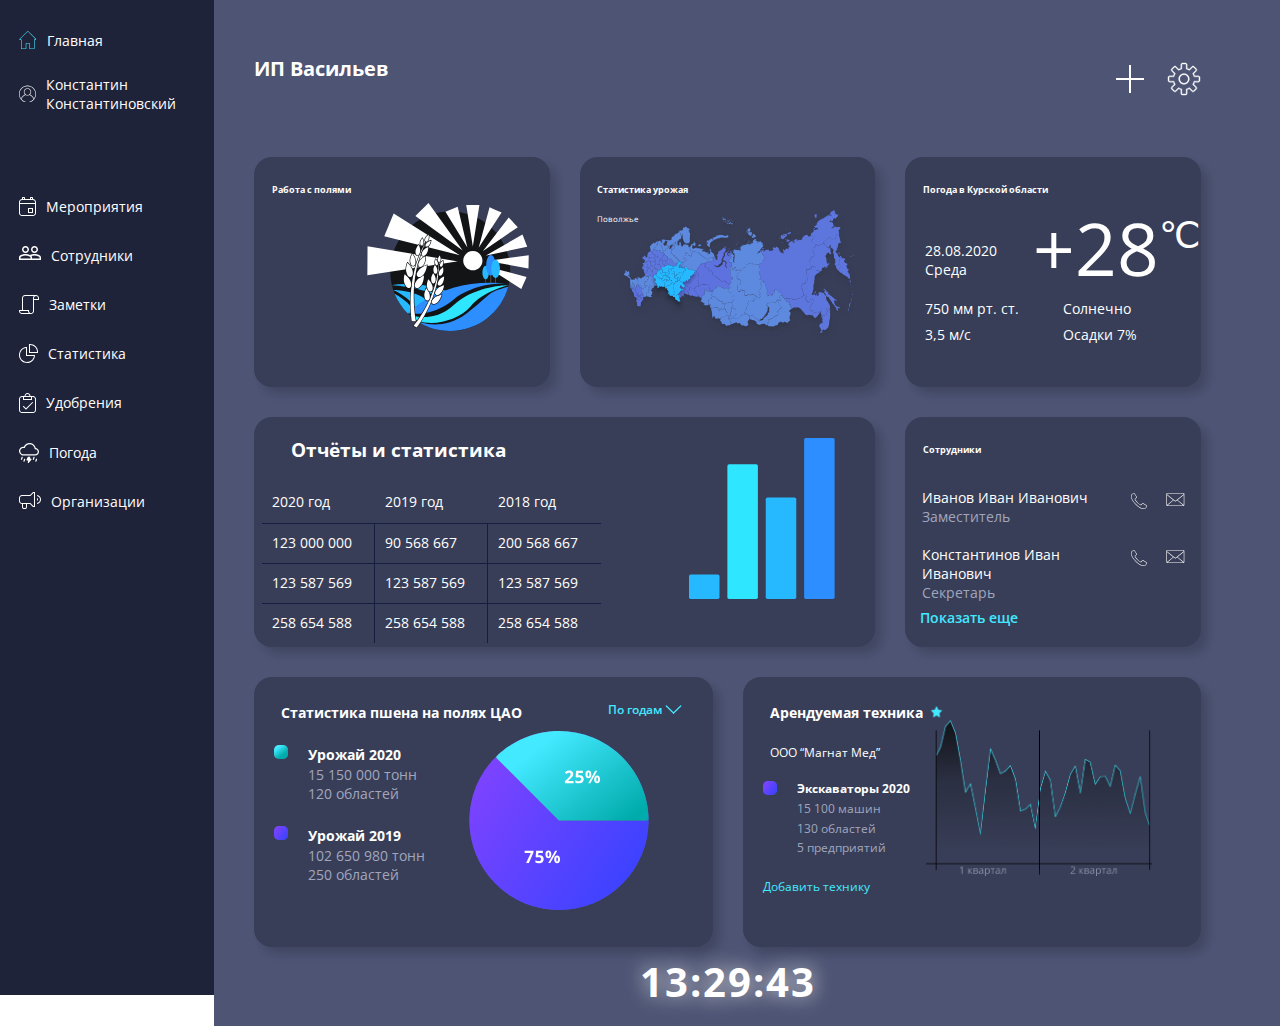
<file: index.html>
<!DOCTYPE html>
<html lang="en">

<head>
  <meta charset="UTF-8">
  <meta http-equiv="X-UA-Compatible" content="IE=edge">
  <meta name="viewport" content="width=device-width, initial-scale=1.0">
  <link rel="stylesheet" href="css/style.css">
  <title>Kartoteka</title>
</head>

<body>
  <div class="wrapper">
    <div class="container">
      <input type="checkbox" id="nav-toggle" hidden>
      <nav class="nav">
        <label for="nav-toggle" class="nav-toggle" onclick></label>
        <ul class="nav__main-menu">
          <li><a href="/index.html">Главная</a></li>
          <li>
            <div>Константин<br>Константиновский</div>
          </li>
        </ul>
        <ul class="nav__menu">
          <li><a href="/events.html">Мероприятия</a></li>
          <li><a href="#">Сотрудники</a></li>
          <li><a href="#">Заметки</a></li>
          <li><a href="#">Статистика</a></li>
          <li><a href="#">Удобрения</a></li>
          <li><a href="#">Погода</a></li>
          <li><a href="#">Организации</a></li>
        </ul>
      </nav>
      <section class="sidebar">
        <nav class="sidebar__nav">
          <ul class="sidebar__nav-main-menu">
            <li><a href="#">Главная</a></li>
            <li>
              <div>Константин<br> Константиновский</div>
            </li>
          </ul>
          <ul class="sidebar__nav-menu">
            <li><a href="#">Мероприятия</a></li>
            <li><a href="#">Сотрудники</a></li>
            <li><a href="#">Заметки</a></li>
            <li><a href="#">Статистика</a></li>
            <li><a href="#">Удобрения</a></li>
            <li><a href="#">Погода</a></li>
            <li><a href="#">Организации</a></li>
          </ul>
        </nav>
      </section>
      <section class="content">
        <div class="content__wrap">
          <div class="content__header">
            <div class="content__header-left">
              <h1>ИП Васильев</h1>
            </div>
            <div class="content__header-right">
              <div class="close"></div>
              <img src="img/gear.svg" alt="">
            </div>
          </div>

          <div class="content__main">
            <div class="content__item item-1">
              <h2 class="content__title">Работа с полями</h2>
              <img src="img/field.svg" alt="Работа с полями">
            </div>
            <div class="content__item item-2">
              <h2 class="content__title">Статистика урожая</h2>
              <p>Поволжье</p>
              <img src="img/map.svg" alt="Статистика урожая">
            </div>
            <div class="content__item item-3">
              <h2 class="content__title">Погода в Курской области</h2>
              <div class="content__weather">
                <div class="content__weather-row1">
                  <div class="content__weather-date">28.08.2020<br>Среда</div>
                  <div class="content__weather-temperature">+28</div>
                  <div class="content__weater-sup">&#8451;</div>
                </div>
                <div class="content__weather-row2">
                  <p>750 мм рт. ст.</p>
                  <p>Солнечно</p>
                  <p>3,5 м/с</p>
                  <p>Осадки 7%</p>
                </div>
              </div>
            </div>
            <div class="content__item item-4">
              <h2 class="content__title">Отчёты и статистика</h2>
              <div class="content__repot-wrap">
                <div class="content__repot-table">
                  <div class="content__report-item item1">2020 год</div>
                  <div class="content__report-item item2">2019 год</div>
                  <div class="content__report-item item3">2018 год</div>
                  <div class="content__report-item item4">123 000 000</div>
                  <div class="content__report-item item5">90 568 667</div>
                  <div class="content__report-item item6">200 568 667</div>
                  <div class="content__report-item item7">123 587 569</div>
                  <div class="content__report-item item8">123 587 569</div>
                  <div class="content__report-item item9">123 587 569</div>
                  <div class="content__report-item item10">258 654 588</div>
                  <div class="content__report-item item11">258 654 588</div>
                  <div class="content__report-item item12">258 654 588 </div>
                </div>
              </div>

              <img src="img/chart.svg" alt="Отчёты и статистика">
            </div>
            <div class="content__item item-5">
              <h2 class="content__title">Сотрудники</h2>
              <div class="content__stuff">
                <div class="content__stuff-item item1">
                  <p>Иванов Иван Иванович<br><span>Заместитель</span></p>
                </div>
                <div class="content__stuff-item item2">
                  <img src="img/telephone.svg" alt="телефон">
                </div>
                <div class="content__stuff-item item3">
                  <img src="img/mail.svg" alt="почта">
                </div>
                <div class="content__stuff-item item4">
                  <p>Константинов Иван Иванович<br><span>Секретарь</span></p>
                </div>
                <div class="content__stuff-item item5"><img src="img/telephone.svg" alt="телефон"></div>
                <div class="content__stuff-item item6"><img src="img/mail.svg" alt="почта"></div>
              </div>
              <a href="#">Показать еще</a>
            </div>
            <div class="content__item item-6">
              <h2 class="content__title">Статистика пшена на полях ЦАО</h2>
              <div class="select">По годам <svg width="17" height="9" viewBox="0 0 17 9" fill="none"
                  xmlns="http://www.w3.org/2000/svg">
                  <path
                    d="M0.865222 0.498883C1.1074 0.254716 1.50166 0.253103 1.74582 0.49528L8.92971 7.62063C9.17387 7.8628 9.17549 8.25706 8.93331 8.50123C8.69113 8.7454 8.29687 8.74701 8.05271 8.50483L0.868824 1.37949C0.624658 1.13731 0.623045 0.743049 0.865222 0.498883Z"
                    fill="#43E8FF" />
                  <path
                    d="M16.162 0.498883C15.9198 0.254716 15.5256 0.253103 15.2814 0.49528L8.09752 7.62063C7.85335 7.8628 7.85174 8.25706 8.09392 8.50123C8.33609 8.7454 8.73035 8.74701 8.97452 8.50483L16.1584 1.37949C16.4026 1.13731 16.4042 0.743049 16.162 0.498883Z"
                    fill="#43E8FF" />
                </svg>
              </div>
              <div class="item-6__cont-1">
                <h3>Урожай 2020</h3>
                <p>15 150 000 тонн</p>
                <p>120 областей</p>
              </div>
              <div class="item-6__cont-2">
                <h3>Урожай 2019</h3>
                <p>102 650 980 тонн</p>
                <p>250 областей</p>
              </div>
              <img src="img/piechart.svg" alt="круговая диарамма">
            </div>
            <div class="content__item item-7">
              <h2 class="content__title">Арендуемая техника</h2>
              <div class="item7__content">
                <div class="item7__content-left">
                  <p class="content__subtitle">ООО “Магнат Мед”</p>
                  <div class="item-7__cont-1">
                    <h3>Экскаваторы 2020</h3>
                    <p>15 100 машин</p>
                    <p>130 областей</p>
                    <p>5 предприятий</p>
                  </div>
                  <a href="#">Добавить технику</a>
                </div>
                <div class="item7__content7-right">
                  <img src="img/chart1.png" alt="">
                </div>
              </div>
            </div>
          </div>
          <div class="timer">
            <p class="timer__time">00:00:00</p>
          </div>
        </div>
    </div>
    </section>
  </div>
  </div>
  <script src="js/script.js"></script>
</body>

</html>
</file>
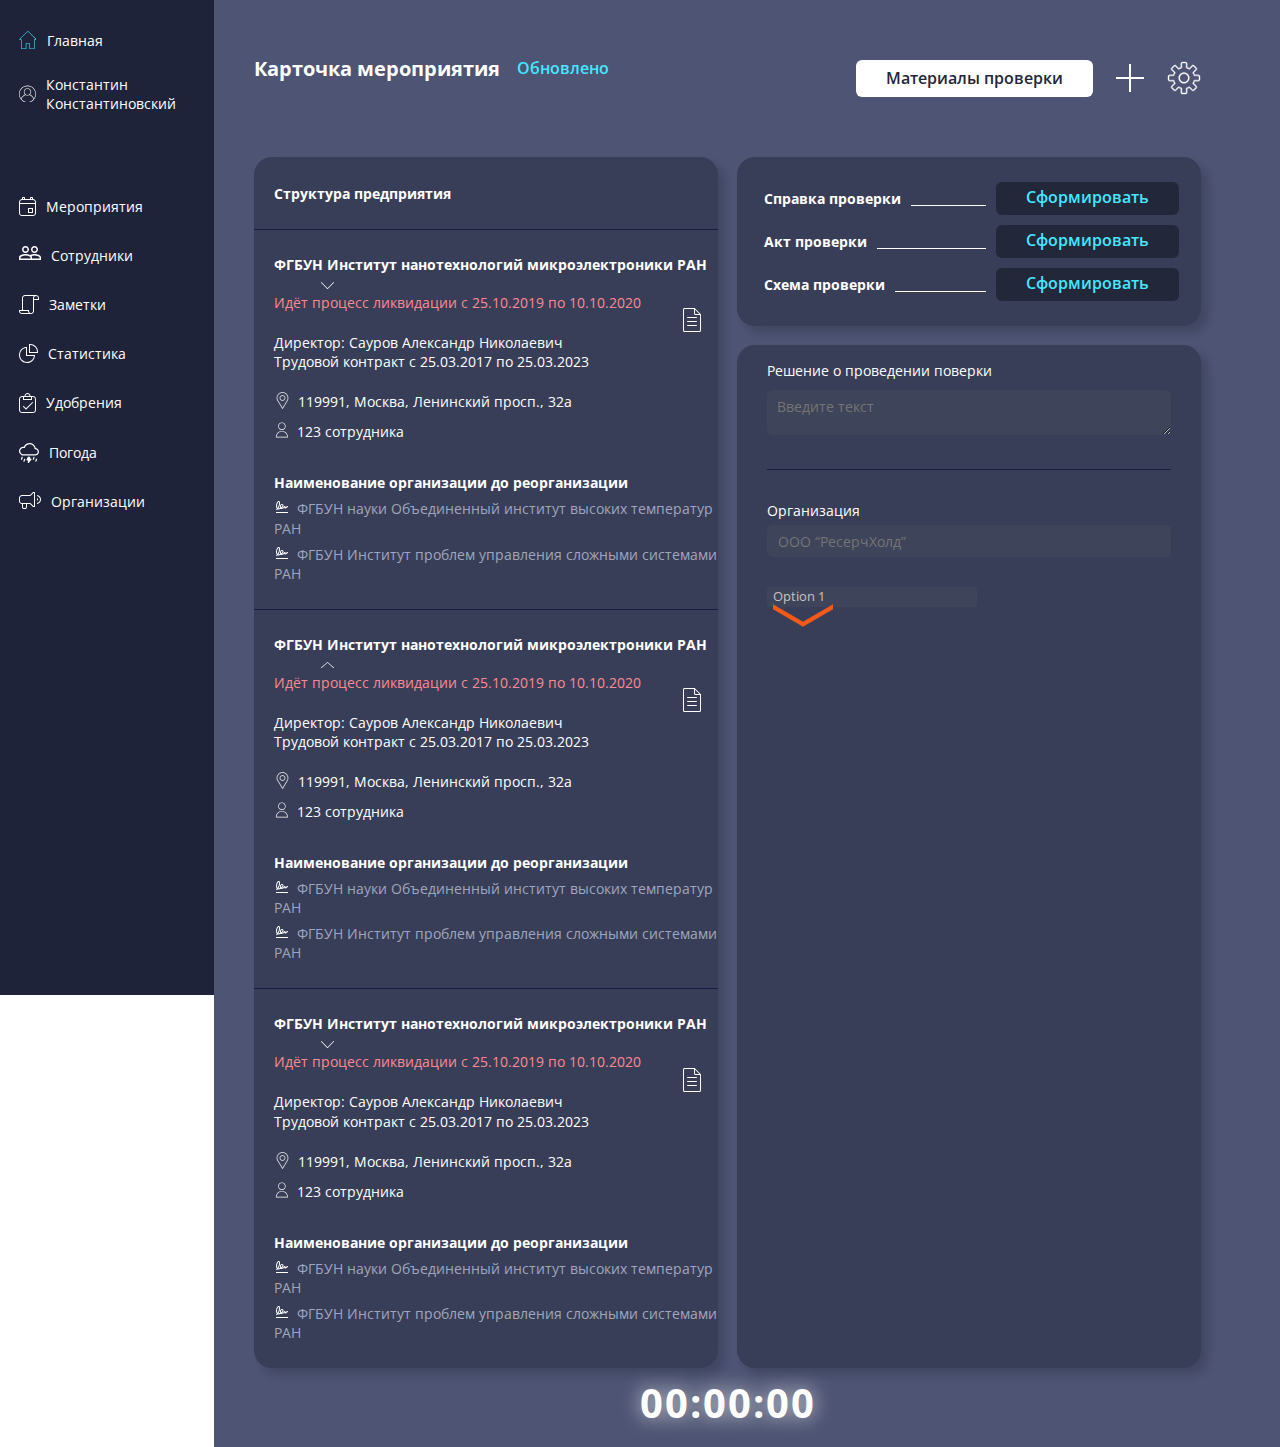
<file: events.html>
<!DOCTYPE html>
<html lang="en">

<head>
  <meta charset="UTF-8">
  <meta http-equiv="X-UA-Compatible" content="IE=edge">
  <meta name="viewport" content="width=device-width, initial-scale=1.0">
  <link rel="stylesheet" href="css/style.css">
  <title>Kartoteka</title>
</head>

<body>
  <div class="wrapper">
    <div class="container">
      <input type="checkbox" id="nav-toggle" hidden>
      <nav class="nav">
        <label for="nav-toggle" class="nav-toggle" onclick></label>
        <ul class="nav__main-menu">
          <li><a href="/index.html">Главная</a></li>
          <li>
            <div>Константин<br>Константиновский</div>
          </li>
        </ul>
        <ul class="nav__menu">
          <li><a href="#">Мероприятия</a></li>
          <li><a href="#">Сотрудники</a></li>
          <li><a href="#">Заметки</a></li>
          <li><a href="#">Статистика</a></li>
          <li><a href="#">Удобрения</a></li>
          <li><a href="#">Погода</a></li>
          <li><a href="#">Организации</a></li>
        </ul>
      </nav>
      <section class="sidebar">
        <nav class="sidebar__nav">
          <ul class="sidebar__nav-main-menu">
            <li><a href="/index.html">Главная</a></li>
            <li>
              <div>Константин<br> Константиновский</div>
            </li>
          </ul>
          <ul class="sidebar__nav-menu">
            <li><a href="/events.html">Мероприятия</a></li>
            <li><a href="#">Сотрудники</a></li>
            <li><a href="#">Заметки</a></li>
            <li><a href="#">Статистика</a></li>
            <li><a href="#">Удобрения</a></li>
            <li><a href="#">Погода</a></li>
            <li><a href="#">Организации</a></li>
          </ul>
        </nav>
      </section>
      <section class="content">
        <div class="content__wrap">
          <div class="content__header">
            <div class="content__header-left">
              <h1>Карточка мероприятия</h1>
              <p>Обновлено</p>
            </div>
            <div class="content__header-right">
              <a href="#">Материалы проверки</a>
              <div class="close"></div>
              <img src="img/gear.svg" alt="">
            </div>
          </div>

          <div class="events__content">
            <div class="event__content-left">
              <h3 class="event__content-header">Структура предприятия</h3>
              <div class="event__content-item">
                <div class="line"></div>
                <h3 class="item">ФГБУН Институт нанотехнологий микроэлектроники РАН</h3>
                <p>Идёт процесс ликвидации с 25.10.2019 по 10.10.2020</p>
                <p>Директор: Сауров Александр Николаевич</p>
                <p>Трудовой контракт с 25.03.2017 по 25.03.2023</p>
                <p>119991, Москва, Ленинский просп., 32а</p>
                <p>123 сотрудника</p>
                <div class="event__content-hiding">
                  <h3 class="hiding">Наименование организации до реорганизации</h3>
                  <p>ФГБУН науки Объединенный институт высоких температур РАН</p>
                  <p>ФГБУН Институт проблем управления сложными системами РАН</p>
                  <img src="./img/folder.svg" alt="папка">
                </div>
              </div>
              <div class="event__content-item event__content-item-active">
                <div class="line"></div>
                <h3 class="item item-active">ФГБУН Институт нанотехнологий микроэлектроники РАН</h3>
                <p>Идёт процесс ликвидации с 25.10.2019 по 10.10.2020</p>
                <p>Директор: Сауров Александр Николаевич</p>
                <p>Трудовой контракт с 25.03.2017 по 25.03.2023</p>
                <p>119991, Москва, Ленинский просп., 32а</p>
                <p>123 сотрудника</p>
                <div class="event__content-hiding">
                  <h3 class="hiding">Наименование организации до реорганизации</h3>
                  <p>ФГБУН науки Объединенный институт высоких температур РАН</p>
                  <p>ФГБУН Институт проблем управления сложными системами РАН</p>
                  <img src="./img/folder.svg" alt="папка">
                </div>
              </div>
              <div class="event__content-item">
                <div class="line"></div>
                <h3 class="item">ФГБУН Институт нанотехнологий микроэлектроники РАН</h3>
                <p>Идёт процесс ликвидации с 25.10.2019 по 10.10.2020</p>
                <p>Директор: Сауров Александр Николаевич</p>
                <p>Трудовой контракт с 25.03.2017 по 25.03.2023</p>
                <p>119991, Москва, Ленинский просп., 32а</p>
                <p>123 сотрудника</p>
                <div class="event__content-hiding">
                  <h3 class="hiding">Наименование организации до реорганизации</h3>
                  <p>ФГБУН науки Объединенный институт высоких температур РАН</p>
                  <p>ФГБУН Институт проблем управления сложными системами РАН</p>
                  <img src="./img/folder.svg" alt="папка">
                </div>
              </div>
            </div>
            <div class="event__content-right">
              <div class="event__right-1">
                <div class="event__right-row">
                  <h3>Справка проверки</h3>
                  <div class="linewhite"></div>
                  <div class="button">Сформировать</div>
                </div>
                <div class="event__right-row">
                  <h3>Акт проверки</h3>
                  <div class="linewhite"></div>
                  <div class="button">Сформировать</div>
                </div>
                <div class="event__right-row">
                  <h3>Схема проверки</h3>
                  <div class="linewhite"></div>
                  <div class="button">Сформировать</div>
                </div>
              </div>
              <div class="event__right-2">
                <form action="">
                  <div class="right2__textarea">
                    <label for="text">Решение о проведении поверки</label>
                    <textarea id="text" placeholder="Введите текст"></textarea>
                    <div class="line"></div>
                  </div>
                  <div class="right2__form">
                    <div class="right2__form-input">
                      <label for="org">Организация</label>
                      <input id="org" type="text" placeholder="ООО “РесерчХолд”">
                    </div>
                    <div class="right2__form-select">
                      <label for="standard-select">Standard Select</label>
                      <div class="select">
                        <select id="standard-select">
                          <option value="Option 1">Option 1</option>
                          <option value="Option 2">Option 2</option>
                          <option value="Option 3">Option 3</option>
                          <option value="Option 4">Option 4</option>
                          <option value="Option 5">Option 5</option>
                          <option value="Option length">Option that has too long of a value to fit</option>
                          <div class="d28"></div>
                        </select>
                      </div>
                    </div>
                    <!-- <label for="control">Вид проверки</label>
                    <select name="control" id="control">Плановая</select> -->
                    <div class="d28"></div>
                  </div>
                </form>
              </div>
            </div>
          </div>
          <div class="timer">
            <p class="timer__time">00:00:00</p>
          </div>
        </div>
    </div>
    </section>
  </div>
  </div>
  <script src="js/accordion.js"></script>
  <!-- <script src="js/script.js"></script> -->
</body>

</html>
</file>
<file: css/style.css>
@charset "UTF-8";
@import url("https://fonts.googleapis.com/css2?family=Open+Sans:wght@400;600;700&display=swap");
/**
 * Сброс стилей
 **/
html, body, div, span, applet, object, iframe,
h1, h2, h3, h4, h5, h6, p, blockquote, pre,
a, abbr, acronym, address, big, cite, code,
del, dfn, em, img, ins, kbd, q, s, samp,
small, strike, strong, sub, sup, tt, var,
b, u, i, center,
dl, dt, dd, ol, ul, li,
fieldset, form, label, legend,
table, caption, tbody, tfoot, thead, tr, th, td,
article, aside, canvas, details, embed,
figure, figcaption, footer, header, hgroup,
menu, nav, output, ruby, section, summary,
time, mark, audio, video {
  margin: 0;
  padding: 0;
  border: 0;
  font-size: 100%;
  vertical-align: baseline;
}

article, aside, details, figcaption, figure, footer, header, hgroup, menu, nav, section, summary {
  display: block;
}

body {
  line-height: 1;
}

ol, ul {
  list-style: none;
}

blockquote, q {
  quotes: none;
}

blockquote:before, blockquote:after, q:before, q:after {
  content: "";
  content: none;
}

table {
  border-collapse: collapse;
  border-spacing: 0;
}

h1, h2, h3, h4, h5, h6 {
  font-weight: normal;
}

input {
  outline: 0;
}

article, aside, details, figcaption, figure, footer, header, hgroup, main, nav, section, summary {
  display: block;
}

/* Обнуление */
*,
*::before,
*::after {
  padding: 0;
  margin: 0;
  border: 0;
  box-sizing: border-box;
}

a {
  text-decoration: none;
}

ul,
ol,
li {
  list-style: none;
}

img {
  vertical-align: text-top;
}

h1,
h2,
h3,
h4,
h5,
h6 {
  font-weight: inherit;
  font-size: inherit;
}

/**
 * Основные стили
 **/
html, body {
  font-family: "Open Sans", sans-serif;
  font-style: normal;
  font-size: 62.5%;
  font-weight: 400;
  line-height: 19.07px;
  color: #fff;
}

body {
  overflow-y: scroll;
}

.container {
  min-width: 320px;
  max-width: 100%;
  padding: 0 0;
  box-sizing: border-box;
  margin: 0 auto;
}

.wrapper {
  min-width: 320px;
  max-width: 1440px;
  padding: 0 0px;
  box-sizing: border-box;
  margin: 0 auto;
  max-height: 999999px;
}

h2 {
  font-weight: 700;
  font-size: 1.6rem;
  line-height: 26px;
}

h3 {
  font-weight: 700;
  font-size: 1.4rem;
  line-height: 1.36;
}

p {
  color: #fff;
  font-family: "Open Sans", sans-serif;
  font-size: 1.4rem;
  font-weight: 400;
}

a {
  text-decoration: none;
}

@media (min-width: 1200px) {
  .container {
    display: flex;
  }
}
:root {
  --select-border: #777;
  --select-focus: #232735;
  --select-arrow: var(--select-border);
}

/**
 * Переключаемая боковая панель навигации
 * выдвигающаяся по клику слева
 */
.nav {
  /*  ширина произвольная */
  width: 320px;
  min-width: 320px;
  /* фиксируем и выставляем высоту панели на максимум */
  position: fixed;
  top: 0;
  bottom: 0;
  margin: 0;
  /* сдвигаем (прячем) панель относительно левого края страницы */
  left: -360px;
  /* внутренние отступы */
  padding: 15px 20px;
  /* плавный переход смещения панели */
  transition: left 0.3s;
  /* определяем цвет фона панели */
  background: #383E57;
  /* поверх других элементов */
  z-index: 2000;
  font-size: 1.4rem;
}

/**
* Кнопка переключения панели
* тег <label>
*/
.nav-toggle {
  /* абсолютно позиционируем */
  position: absolute;
  /* относительно левого края панели */
  left: 370px;
  /* отступ от верхнего края панели */
  top: 10px;
  /* внутренние отступы */
  padding: 0.5em;
  /* определяем цвет фона переключателя
   * чаще вчего в соответствии с цветом фона панели
  */
  background: inherit;
  /* цвет текста */
  color: white;
  border: solid 1px #505772;
  /* вид курсора */
  cursor: pointer;
  /* размер шрифта */
  font-size: 2rem;
  line-height: 1;
  /* всегда поверх других элементов страницы */
  z-index: 2001;
  /* анимируем цвет текста при наведении */
  transition: color 0.25s ease-in-out;
}

/* определяем текст кнопки 
* символ Unicode (TRIGRAM FOR HEAVEN)
*/
.nav-toggle:after {
  content: "☰";
  text-decoration: none;
}

/* цвет текста при наведении */
.nav-toggle:hover {
  color: #f4f4f4;
}

/**
* Скрытый чекбокс (флажок)
* невидим и недоступен :)
* имя селектора атрибут флажка
*/
[id=nav-toggle] {
  position: absolute;
  display: none;
}

/**
* изменение положения переключателя 
* при просмотре на мобильных устройствах
* когда навигация раскрыта, распологаем внутри панели
*/
[id=nav-toggle]:checked ~ .nav > .nav-toggle {
  left: auto;
  right: 2px;
  top: 1em;
}

/**
* Когда флажок установлен, открывается панель
* используем псевдокласс:checked
*/
[id=nav-toggle]:checked ~ .nav {
  left: 0;
  box-shadow: 4px 0px 20px 0px rgba(0, 0, 0, 0.5);
  -moz-box-shadow: 4px 0px 20px 0px rgba(0, 0, 0, 0.5);
  -webkit-box-shadow: 4px 0px 20px 0px rgba(0, 0, 0, 0.5);
  overflow-y: auto;
}

/* 
* смещение контента страницы
* на размер ширины панели,
* фишка необязательная, на любителя
*/
[id=nav-toggle]:checked ~ main > article {
  transform: translateX(360px);
}

/*
* изменение символа переключателя,
* привычный крестик (MULTIPLICATION X), 
* вы можете испльзовать любой другой значок
*/
[id=nav-toggle]:checked ~ .nav > .nav-toggle:after {
  content: "✕";
}

/**
* позаботьтимся о средних и маленьких экранах
* мобильных устройств
*/
@media screen and (min-width: 320px) {
  html,
body {
    margin: 0;
    overflow-x: hidden;
  }
}
@media screen and (max-width: 320px) {
  html,
body {
    margin: 0;
    overflow-x: hidden;
  }

  .nav {
    width: 100%;
    box-shadow: none;
  }
}
.nav > ul {
  display: block;
  margin: 0;
  list-style: none;
}

.nav__main-menu {
  padding: 0 0 5.9rem 0;
}

.nav__main-menu li {
  padding-bottom: 2.5rem;
}

.nav__menu li {
  padding-bottom: 3rem;
}

.nav__main-menu li:nth-child(1)::before {
  content: "";
  display: block;
  background: url("../img/house.svg") no-repeat;
  width: 1.738rem;
  height: 1.8rem;
  float: left;
  margin: 0 1.039rem 0 0;
}

.nav__main-menu li:nth-child(2)::before {
  content: "";
  display: block;
  background: url("../img/man.svg") no-repeat;
  width: 1.7rem;
  height: 1.7rem;
  float: left;
  margin: 1rem 1.039rem 10px 0;
}

.nav__menu li:nth-child(1)::before {
  content: "";
  display: block;
  background: url("../img/bag.svg") no-repeat;
  width: 1.7rem;
  height: 1.9rem;
  float: left;
  margin: 0 1.039rem 0 0;
}

.nav__menu li:nth-child(2)::before {
  content: "";
  display: block;
  background: url("../img/staff.svg") no-repeat;
  width: 2.2rem;
  height: 1.4rem;
  float: left;
  margin: 0 1.039rem 0 0;
}

.nav__menu li:nth-child(3)::before {
  content: "";
  display: block;
  background: url("../img/notes.svg") no-repeat;
  width: 2rem;
  height: 1.9rem;
  float: left;
  margin: 0 1.039rem 0 0;
}

.nav__menu li:nth-child(4)::before {
  content: "";
  display: block;
  background: url("../img/stats.svg") no-repeat;
  width: 1.9rem;
  height: 1.9rem;
  float: left;
  margin: 0 1.039rem 0 0;
}

.nav__menu li:nth-child(5)::before {
  content: "";
  display: block;
  background: url("../img/dung.svg") no-repeat;
  width: 1.7rem;
  height: 2rem;
  float: left;
  margin: 0 1.039rem 0 0;
}

.nav__menu li:nth-child(6)::before {
  content: "";
  display: block;
  background: url("../img/weather.svg") no-repeat;
  width: 2rem;
  height: 2rem;
  float: left;
  margin: 0 1.039rem 0 0;
}

.nav__menu li:nth-child(7)::before {
  content: "";
  display: block;
  background: url("../img/agency.svg") no-repeat;
  width: 2.2rem;
  height: 1.7rem;
  float: left;
  margin: 0 1.039rem 0 0;
}

[id=nav-toggle]:checked ~ .nav > ul > li {
  opacity: 1;
  transform: translateX(0);
}

.nav > ul > li > a {
  color: #fff;
}

/**
* состояние ссылок меню при наведении
*/
.nav > ul > li > a:hover,
.nav > ul > li > a:focus {
  color: #23273A;
  border-radius: 1rem;
  cursor: pointer;
  background-color: #43E8FF;
  padding: 1em 1.5em;
}

/**
* линия подчеркивания ссылок меню
*/
/**
* анимируем линию подчеркивания 
* ссылок при наведении
*/
/* фон затемнения на основной контент 
* при этом элементы блокируютя
* спорная такая фича, если оно вам надо
* просто раскомментируйте
*/
/*
.mask-content {
  display: block;
  position: fixed;
  top: 0;
  left: 0;
  z-index: 1000;
  width: 100%;
  height: 100%;
  background-color: rgba(0, 0, 0, 0.4);
  visibility: hidden;
  opacity: 0;
}

[id='nav-toggle']:checked ~ .mask-content {
  visibility: visible;
  opacity: 1;
  -webkit-transition: opacity .5s, visibility .5s;
  transition: opacity .5s, visibility .5s;
}
*/
@media (min-width: 1200px) {
  .nav {
    display: none;
  }
}
.sidebar {
  flex-basis: 16.74%;
  background: #1F2339;
  height: 99.5rem;
  font-size: 1.4rem;
}

.sidebar__nav {
  padding: 3.1rem 0 0 1.9rem;
}

.sidebar__nav-main-menu {
  padding-bottom: 5.9rem;
}

.sidebar__nav-main-menu li {
  padding-bottom: 2.5rem;
}

.sidebar__nav-menu li {
  padding-bottom: 3rem;
}

.sidebar__nav-main-menu li:nth-child(1)::before {
  content: "";
  display: block;
  background: url("../img/house.svg") no-repeat;
  width: 1.738rem;
  height: 1.8rem;
  float: left;
  margin: 0 1.039rem 0 0;
}

.sidebar__nav-main-menu li:nth-child(2)::before {
  content: "";
  display: block;
  background: url("../img/man.svg") no-repeat;
  width: 1.7rem;
  height: 1.7rem;
  float: left;
  margin: 1rem 1.039rem 10px 0;
}

.sidebar__nav-menu li:nth-child(1)::before {
  content: "";
  display: block;
  background: url("../img/bag.svg") no-repeat;
  width: 1.7rem;
  height: 1.9rem;
  float: left;
  margin: 0 1.039rem 0 0;
}

.sidebar__nav-menu li:nth-child(2)::before {
  content: "";
  display: block;
  background: url("../img/staff.svg") no-repeat;
  width: 2.2rem;
  height: 1.4rem;
  float: left;
  margin: 0 1.039rem 0 0;
}

.sidebar__nav-menu li:nth-child(3)::before {
  content: "";
  display: block;
  background: url("../img/notes.svg") no-repeat;
  width: 2rem;
  height: 1.9rem;
  float: left;
  margin: 0 1.039rem 0 0;
}

.sidebar__nav-menu li:nth-child(4)::before {
  content: "";
  display: block;
  background: url("../img/stats.svg") no-repeat;
  width: 1.9rem;
  height: 1.9rem;
  float: left;
  margin: 0 1.039rem 0 0;
}

.sidebar__nav-menu li:nth-child(5)::before {
  content: "";
  display: block;
  background: url("../img/dung.svg") no-repeat;
  width: 1.7rem;
  height: 2rem;
  float: left;
  margin: 0 1.039rem 0 0;
}

.sidebar__nav-menu li:nth-child(6)::before {
  content: "";
  display: block;
  background: url("../img/weather.svg") no-repeat;
  width: 2rem;
  height: 2rem;
  float: left;
  margin: 0 1.039rem 0 0;
}

.sidebar__nav-menu li:nth-child(7)::before {
  content: "";
  display: block;
  background: url("../img/agency.svg") no-repeat;
  width: 2.2rem;
  height: 1.7rem;
  float: left;
  margin: 0 1.039rem 0 0;
}

a {
  color: #fff;
}

a:hover,
a:focus {
  color: #23273A;
  border-radius: 1rem;
  cursor: pointer;
  background-color: #43E8FF;
  padding: 1em 1.5em;
}

@media (max-width: 1199.98px) {
  .sidebar {
    display: none;
  }
}
.content {
  flex-basis: 83.26%;
  background: #4D5474;
}

.content__wrap {
  padding: 0px 12.64em 0 6.4em;
}

.content__header {
  display: flex;
  flex-wrap: wrap;
  justify-content: space-between;
  padding: 8.8em 0;
  align-items: center;
}

.content__header-left {
  display: flex;
  align-items: center;
  font-weight: 700;
  padding-bottom: 2rem;
}
.content__header-left h1 {
  font-size: 2rem;
  line-height: 1.35;
  padding-right: 1.7rem;
}
.content__header-left p {
  font-size: 1.6rem;
  font-weight: 600;
  line-height: 1.38;
  color: #43E8FF;
}

.content__header-right {
  display: flex;
  align-items: center;
}
.content__header-right a {
  font-weight: 600;
  font-size: 1.6rem;
  line-height: 1.38;
  color: #23273A;
  padding: 7px 30px;
  background: #FFFFFF;
  border-radius: 6px;
}
.content__header-right .close {
  width: 2.8rem;
  height: 2.8rem;
  background: linear-gradient(to bottom, transparent 45%, #fff 45%, #fff 55%, transparent 55%), linear-gradient(to right, transparent 45%, #fff 45%, #fff 55%, transparent 55%);
  margin: 0 2.3rem;
}

.content__main {
  display: grid;
  grid-template-columns: repeat(6, 1fr);
  grid-template-rows: 230px 230px 270px;
  grid-gap: 4.8em;
  position: relative;
}

.content__item {
  background: #383E57;
  box-shadow: 7px 7px 8px rgba(0, 0, 0, 0.15);
  border-radius: 18px;
  position: relative;
}
.content__item h2 {
  position: absolute;
  left: 5.88%;
  top: 8.7%;
}

.item-1 {
  grid-column: 1/3;
}
.item-1 img {
  display: block;
  max-width: 54.8%;
  height: auto;
  position: absolute;
  left: 38.06%;
  right: 7.14%;
  top: 20%;
  bottom: 15.65%;
}

/*-------------------------------------------------------------------------------------*/
.item-2 {
  grid-column: 3/5;
}
.item-2 p {
  position: absolute;
  left: 5.88%;
  right: 73.53%;
  top: 23.04%;
  bottom: 68.7%;
}
.item-2 img {
  max-width: 80.7%;
  display: block;
  height: auto;
  position: absolute;
  left: 39.68px;
  top: 53px;
  filter: drop-shadow(0px 4px 4px rgba(0, 0, 0, 0.05));
}

/*-------------------------------------------------------------------------------------*/
.item-3 {
  grid-column: 5/7;
}
.item-3 .content__weather {
  padding-top: 4rem;
  display: grid;
  grid-template-columns: 1fr;
  -ms-grid-columns: 1fr;
  grid-template-rows: 2fr 1fr;
  -ms-grid-rows: 100px 50px;
}
.item-3 .content__weather .content__weather-row1 {
  grid-column: 1/1;
  display: flex;
  align-items: flex-end;
}
.item-3 .content__weather .content__weather-row1 .content__weather-date {
  flex-basis: 50%;
  font-size: 1.4rem;
  line-height: 1.9rem;
  padding: 0 0 2rem 2rem;
}
.item-3 .content__weather .content__weather-row1 .content__weather-temperature {
  flex-basis: auto;
  font-size: calc(3rem + 50 * (100vw - 320px) / 1120);
  line-height: calc(6rem + 49 * (100vw - 320px) / 1120);
}
.item-3 .content__weather .content__weather-row1 .content__weater-sup {
  font-size: calc(2.4rem + 12 * (100vw - 320px) / 880);
  line-height: 4.9rem;
  font-family: "Open Sans";
  font-style: normal;
  font-weight: 300;
  align-self: center;
  padding-bottom: 3rem;
}
.item-3 .content__weather .content__weather-row2 {
  grid-column: 1/2;
  display: flex;
  flex-wrap: wrap;
  color: #A1A6BE;
  padding: 0 0 0 2rem;
}
.item-3 .content__weather .content__weather-row2 p {
  flex-basis: 50%;
}

/*-------------------------------------------------------------------------------------*/
.item-4 {
  grid-column: 1/5;
}
.item-4 .content__repot-wrap {
  position: absolute;
  top: 28.74%;
  left: 1.27%;
  width: 54.63%;
}
.item-4 .content__repot-table {
  display: grid;
  display: -ms-grid;
  grid-template-columns: 1fr 1fr 1fr;
  -ms-grid-columns: 1fr 1fr 1fr;
  grid-template-rows: 1fr 1fr 1fr 1fr;
  -ms-grid-rows: 39px 39px 39px 39px;
  font-weight: 400;
  font-size: 14px;
  line-height: 19px;
}
.item-4 .content__repot-table .content__report-item {
  padding: 0.9rem 0 1.1rem 1rem;
}
.item-4 .content__repot-table .item1 {
  -ms-grid-column: 1;
  -ms-grid-row: 1;
}
.item-4 .content__repot-table .item2 {
  -ms-grid-column: 2;
  -ms-grid-row: 1;
}
.item-4 .content__repot-table .item3 {
  -ms-grid-column: 3;
  -ms-grid-row: 1;
}
.item-4 .content__repot-table .item4 {
  -ms-grid-column: 1;
  -ms-grid-row: 2;
}
.item-4 .content__repot-table .item5 {
  -ms-grid-column: 2;
  -ms-grid-row: 2;
}
.item-4 .content__repot-table .item6 {
  -ms-grid-column: 3;
  -ms-grid-row: 2;
}
.item-4 .content__repot-table .item7 {
  -ms-grid-column: 1;
  -ms-grid-row: 3;
}
.item-4 .content__repot-table .item8 {
  -ms-grid-column: 2;
  -ms-grid-row: 3;
}
.item-4 .content__repot-table .item9 {
  -ms-grid-column: 3;
  -ms-grid-row: 3;
}
.item-4 .content__repot-table .item10 {
  -ms-grid-column: 1;
  -ms-grid-row: 4;
}
.item-4 .content__repot-table .item11 {
  -ms-grid-column: 2;
  -ms-grid-row: 4;
}
.item-4 .content__repot-table .item12 {
  -ms-grid-column: 3;
  -ms-grid-row: 4;
}
.item-4 .content__repot-table .item4, .item-4 .content__repot-table .item5, .item-4 .content__repot-table .item7, .item-4 .content__repot-table .item8, .item-4 .content__repot-table .item10, .item-4 .content__repot-table .item11 {
  border-right: 1px solid #151E41;
  border-top: 1px solid #151E41;
}
.item-4 .content__repot-table .item6, .item-4 .content__repot-table .item9, .item-4 .content__repot-table .item12 {
  border-top: 1px solid #151E41;
}
.item-4 img {
  position: absolute;
  max-width: 23.47%;
  left: 70%;
  top: 9.13%;
}

/*-------------------------------------------------------------------------------------*/
.item-5 {
  grid-column: 5/7;
}
.item-5 .content__stuff {
  display: grid;
  display: -ms-grid;
  grid-template-columns: 6fr 1fr 1fr;
  -ms-grid-columns: 6fr 1fr 1fr;
  grid-template-rows: 1fr 1fr;
  -ms-grid-rows: 30px 30px;
  padding: 7.1rem 0 0 1.7rem;
}
.item-5 .content__stuff .content__stuff-item p span {
  color: #A1A6BE;
}
.item-5 .content__stuff .item1 {
  -ms-grid-column: 1;
  -ms-grid-row: 1;
}
.item-5 .content__stuff .item2 {
  -ms-grid-column: 2;
  -ms-grid-row: 1;
}
.item-5 .content__stuff .item3 {
  -ms-grid-column: 3;
  -ms-grid-row: 1;
}
.item-5 .content__stuff .item4 {
  -ms-grid-column: 1;
  -ms-grid-row: 2;
}
.item-5 .content__stuff .item5 {
  -ms-grid-column: 2;
  -ms-grid-row: 2;
}
.item-5 .content__stuff .item6 {
  -ms-grid-column: 3;
  -ms-grid-row: 2;
}
.item-5 a {
  position: absolute;
  left: 5%;
  top: 83.08%;
  font-weight: 600;
  font-size: 14px;
  line-height: 19px;
  color: #43E8FF;
}

/*-------------------------------------------------------------------------------------*/
.item-6 {
  grid-column: 1/4;
}
.item-6 .select {
  position: absolute;
  left: 77.15%;
  top: 8.7%;
  font-weight: 600;
  font-size: 14px;
  line-height: 19px;
  color: #43E8FF;
}
.item-6 .select .arrow-bottom-3 {
  width: 15.66px;
  height: 8.37px;
}
.item-6 .item-6__cont-1 {
  padding: 6.8rem 0 0 2rem;
}
.item-6 .item-6__cont-1 h3::before {
  content: "";
  display: block;
  background: url("../img/cyan.svg") no-repeat;
  width: 1.4rem;
  height: 1.4rem;
  float: left;
  margin: 0 2rem 0 0;
}
.item-6 .item-6__cont-1 p {
  padding-left: 3.4rem;
  color: #A1A6BE;
}
.item-6 .item-6__cont-1 p:nth-child(1) {
  padding-top: 0.8rem;
}
.item-6 .item-6__cont-1 p:nth-child(2) {
  padding-top: 0.1rem;
}
.item-6 .item-6__cont-2 {
  padding: 2.3rem 0 0 2rem;
}
.item-6 .item-6__cont-2 h3::before {
  content: "";
  display: block;
  background: url("../img/blue.svg") no-repeat;
  width: 1.4rem;
  height: 1.4rem;
  float: left;
  margin: 0 2rem 0 0;
}
.item-6 .item-6__cont-2 p {
  padding-left: 3.4rem;
  color: #A1A6BE;
}
.item-6 .item-6__cont-2 p:nth-child(1) {
  padding-top: 0.8rem;
}
.item-6 .item-6__cont-2 p:nth-child(2) {
  padding-top: 0.1rem;
}
.item-6 img {
  position: absolute;
  max-width: 39.2%;
  left: 46.9%;
  top: 20%;
}

/*-------------------------------------------------------------------------------------*/
.item-7 {
  grid-column: 4/7;
}
.item-7 .item7__content {
  display: flex;
}
.item-7 .item7__content .item7__content-left {
  flex-basis: 40%;
}
.item-7 .item7__content .item7__content-left .content__subtitle {
  position: absolute;
  left: 5.88%;
  top: 24.44%;
}
.item-7 .item7__content .item7__content-left .item-7__cont-1 {
  padding: 10.4rem 0 2rem 2rem;
}
.item-7 .item7__content .item7__content-left .item-7__cont-1 h3::before {
  content: "";
  display: block;
  background: url("../img/blue.svg") no-repeat;
  width: 1.4rem;
  height: 1.4rem;
  float: left;
  margin: 0 2rem 0 0;
}
.item-7 .item7__content .item7__content-left .item-7__cont-1 p {
  padding-left: 3.4rem;
  color: #A1A6BE;
}
.item-7 .item7__content .item7__content-left .item-7__cont-1 p:nth-child(1) {
  padding-top: 0.8rem;
}
.item-7 .item7__content .item7__content-left .item-7__cont-1 p:nth-child(2) {
  padding-top: 0.1rem;
}
.item-7 .item7__content .item7__content-left .item-7__cont-1 p:nth-child(3) {
  padding-top: 0.1rem;
}
.item-7 .item7__content .item7__content7-right {
  flex-basis: 55%;
  position: relative;
}
.item-7 .item7__content .item7__content7-right img {
  position: absolute;
  padding: 2.7rem 0 0 0;
  max-width: 100%;
  max-height: 90%;
}
.item-7 a {
  padding: 0px 0 0 2rem;
  font-size: 14px;
  line-height: 19px;
  color: #43E8FF;
}

/*-----------------------------------------------*/
/* Стили для IE11 */
.content__main {
  display: -ms-grid;
  -ms-grid-columns: 1fr 3rem 1fr 3rem 1fr 3rem 1fr 3rem 1fr 3rem 1fr;
  -ms-grid-rows: 230px 3rem 230px 3rem 270px;
}

.item-1 {
  -ms-grid-column: 1;
  -ms-grid-column-span: 3;
  -ms-grid-row: 1;
}

.item-2 {
  -ms-grid-column: 5;
  -ms-grid-column-span: 3;
  -ms-grid-row: 1;
}

.item-3 {
  -ms-grid-column: 9;
  -ms-grid-column-span: 3;
  -ms-grid-row: 1;
}

.item-4 {
  -ms-grid-column: 1;
  -ms-grid-column-span: 7;
  -ms-grid-row: 3;
}

.item-5 {
  -ms-grid-column: 9;
  -ms-grid-column-span: 3;
  -ms-grid-row: 3;
}

.item-6 {
  -ms-grid-column: 1;
  -ms-grid-column-span: 5;
  -ms-grid-row: 5;
}

.item-7 {
  -ms-grid-column: 7;
  -ms-grid-column-span: 5;
  -ms-grid-row: 5;
}

/*-----------------------------------------------*/
.timer {
  padding: 2rem 0 3rem 0;
  color: #ffffff;
  text-align: center;
  color: #daf6ff;
  text-shadow: 0 0 20px #e4e4e4, 0 0 20px rgba(2, 120, 160, 0);
}
.timer__time {
  letter-spacing: 0.05em;
  font-size: 40px;
  font-weight: bold;
  padding: 5px 0;
  margin-top: 0;
}
.timer__text {
  letter-spacing: 0.1em;
  font-size: 20px;
  padding: 20px 0 0;
  text-transform: uppercase;
}

/*-----------------------------------------------*/
@media (max-width: 1080px) {
  .content {
    flex-basis: 100%;
  }
}
@media (max-width: 991.98px) {
  .content__wrap {
    padding: 0 2.4em;
  }

  .content__main {
    display: flex;
    flex-wrap: wrap;
    padding-bottom: 4rem;
    grid-row-gap: 2.4em;
    grid-column-gap: 2%;
  }

  .content__item {
    height: 24rem;
  }

  .item-1 {
    flex-basis: 49%;
    order: 1;
  }

  .item-2 {
    flex-basis: 49%;
    order: 2;
  }

  .item-3 {
    flex-basis: 49%;
    order: 4;
  }

  .item-4 {
    flex-basis: 100%;
    order: 3;
  }
  .item-4 .content__repot-table {
    font-size: 1rem;
  }

  .item-5 {
    flex-basis: 49%;
    order: 5;
  }

  .item-6 {
    flex-basis: 100%;
    order: 7;
  }
  .item-6 img {
    top: 6rem;
    max-height: 70%;
  }

  .item-7 {
    flex-basis: 100%;
    order: 6;
  }
}
@media (max-width: 767.98px) {
  .content__header {
    justify-content: center;
  }
  .content__header h1 {
    font-size: 1.7rem;
  }
  .content__header .content__header-right a {
    padding: 7px 18px;
  }

  .item-1 {
    flex-basis: 100%;
  }

  .item-2 {
    flex-basis: 100%;
  }

  .item-3 {
    flex-basis: 100%;
  }

  .item-4 {
    flex-basis: 100%;
  }
  .item-4 .content__repot-table {
    font-size: 0.8rem;
    line-height: 1.36;
  }
  .item-4 .content__repot-table .content__report-item {
    padding: 0.7rem 0 0.8rem 0.7rem;
  }

  .item-5 {
    flex-basis: 100%;
  }

  .item-6 {
    flex-basis: 100%;
  }

  .item-7 {
    flex-basis: 100%;
  }
  .item-7 h3::before {
    content: "";
    display: block;
    background: url("../img/blue.svg") no-repeat;
    width: 1.4rem;
    height: 1.4rem;
    float: left;
    margin: 0 2rem 0 0;
  }
}
.events__content {
  display: flex;
}
.events__content .event__content-left {
  flex-basis: 49%;
  background: #383E57;
  box-shadow: 7px 7px 8px rgba(0, 0, 0, 0.15);
  border-radius: 18px;
}
.events__content .event__content-right {
  flex-basis: 49%;
  margin-left: 2%;
  display: flex;
  flex-direction: column;
  justify-content: space-between;
}
.events__content .event__content-right .event__right-1 {
  padding: 2rem 0;
  background: #383E57;
  box-shadow: 7px 7px 8px rgba(0, 0, 0, 0.15);
  border-radius: 18px;
}
.events__content .event__content-right .event__right-row {
  padding: 0.5rem 2.2rem 0.5rem 2.7rem;
  display: flex;
  justify-content: space-between;
  align-items: center;
}
.events__content .event__content-right .event__right-row h3 {
  padding-right: 1rem;
  white-space: nowrap;
}
.events__content .event__content-right .event__right-row .linewhite {
  width: 100%;
  height: 1.5px;
  background: #fff;
  align-self: flex-end;
  margin-bottom: 0.9rem;
}
.events__content .event__content-right .event__right-row .button {
  display: flex;
  color: #43E8FF;
  font-weight: 600;
  font-size: 1.6rem;
  line-height: 1.38;
  background-color: #23273A;
  border-radius: 6px;
  padding: 0.4rem 3rem 0.7rem 3rem;
  text-align: center;
  text-decoration: none;
  align-items: baseline;
  margin-left: 1rem;
}
.events__content .event__content-right .event__right-2 {
  padding: 2rem 0;
  background: #383E57;
  box-shadow: 7px 7px 8px rgba(0, 0, 0, 0.15);
  border-radius: 18px;
  flex-basis: 100%;
  margin-top: 4%;
}
.events__content .event__content-right .event__right-2 input, .events__content .event__content-right .event__right-2 textarea {
  font-family: inherit;
  font-size: inherit;
}

.right2__textarea {
  position: relative;
  padding: 2.5rem 3rem 3rem 3rem;
  font-size: 1.4rem;
  line-height: 1.36;
}
.right2__textarea label {
  position: absolute;
  top: -0.4rem;
  left: 3rem;
  font-weight: 400;
}
.right2__textarea textarea {
  background: #3E4459;
  border-radius: 5px;
  width: 100%;
  padding: 0.7rem 0 0 1rem;
  resize: vertical;
  margin-bottom: 3rem;
}
.right2__textarea textarea:focus {
  outline: none !important;
}

.right2__form {
  padding: 2.5rem 3rem 3rem 3rem;
  font-size: 1.4rem;
  line-height: 1.36;
}
.right2__form .right2__form-input {
  position: relative;
}
.right2__form label {
  position: absolute;
  top: -2.4rem;
  left: 0rem;
  font-weight: 400;
}
.right2__form input {
  background: #3E4459;
  border-radius: 5px;
  width: 100%;
  padding: 0.7rem 0 0.6rem 1.1rem;
  resize: vertical;
  margin-bottom: 3rem;
}
.right2__form input:focus {
  outline: none !important;
}
.right2__form .right2__form-select select {
  -webkit-appearance: none;
     -moz-appearance: none;
          appearance: none;
  background-color: transparent;
  border: none;
  padding: 0 1em 0 0;
  margin: 0;
  width: 100%;
  font-family: inherit;
  font-size: inherit;
  cursor: inherit;
  line-height: inherit;
  color: #C4C4C4;
  outline: none;
  width: 100%;
  min-width: 15ch;
  max-width: 30ch;
  border-radius: 0.25em;
  padding: 0.25em 0.5em;
  font-size: 1.25rem;
  cursor: pointer;
  line-height: 1.1;
  background-color: #3E4459;
  display: grid;
  grid-template-areas: "select";
  grid-area: select;
}
.right2__form .right2__form-select select::after {
  content: "";
  width: 0.8em;
  height: 0.5em;
  background-color: var(--select-arrow);
  -webkit-clip-path: polygon(100% 0%, 0 0%, 50% 100%);
          clip-path: polygon(100% 0%, 0 0%, 50% 100%);
  grid-area: select;
}
.right2__form .right2__form-select select::-ms-expand {
  display: none;
}
.right2__form .d28 {
  height: 5px;
  width: 60px;
  margin: 6px;
  position: relative;
}
.right2__form .d28:before,
.right2__form .d28:after {
  content: "";
  height: 100%;
  width: 50%;
  position: absolute;
  top: 0;
  background: #F45919;
}
.right2__form .d28:before {
  left: 0;
  transform: skew(0deg, 30deg);
}
.right2__form .d28:after {
  right: 0;
  transform: skew(0deg, -30deg);
}

h3.event__content-header {
  padding: 2.7rem 0 2.6rem 2rem;
}

.line {
  width: 100%;
  height: 1px;
  background: #151E41;
}

.event__content-item .item {
  padding: 2.5rem 0 0 2rem;
}
.event__content-item .item::after {
  content: "";
  display: inline-block;
  background: url(../img/check.svg) no-repeat;
  width: 1.3rem;
  height: 0.69rem;
  margin: 0 0 0 4.7rem;
  vertical-align: middle;
  cursor: pointer;
}
.event__content-item .item-active::after {
  background: url(../img/flip.svg) no-repeat;
}
.event__content-item p:nth-of-type(1) {
  color: #FF8991;
  padding-left: 2rem;
}
.event__content-item p:nth-of-type(2) {
  padding: 2.1rem 0 0 2rem;
}
.event__content-item p:nth-of-type(3) {
  padding-left: 2rem;
}
.event__content-item p:nth-of-type(4) {
  padding: 2.1rem 0 0 2rem;
}
.event__content-item p:nth-of-type(4)::before {
  content: "";
  display: block;
  background: url("../img/mark.svg") no-repeat;
  width: 1.7rem;
  height: 1.7rem;
  float: left;
  margin: 0 0.7rem 0 0;
}
.event__content-item p:nth-of-type(5) {
  padding: 1.1rem 0 2.5rem 2rem;
}
.event__content-item p:nth-of-type(5)::before {
  content: "";
  display: block;
  background: url("../img/human.svg") no-repeat;
  width: 1.6rem;
  height: 1.6rem;
  float: left;
  margin: 0 0.7rem 0 0;
}
.event__content-item .event__content-hiding {
  transition: 3s;
  position: relative;
  padding-bottom: 2.6rem;
}
.event__content-item .event__content-hiding .hiding {
  padding: 0.7rem 0 0 2rem;
}
.event__content-item .event__content-hiding p {
  color: #A1A6BE;
  padding: 0.7rem 0 0 2rem;
}
.event__content-item .event__content-hiding p::before {
  content: "";
  display: block;
  background: url("../img/signature.svg") no-repeat;
  width: 1.6rem;
  height: 1.6rem;
  float: left;
  margin: 0 0.7rem 0 0;
}
.event__content-item .event__content-hiding img {
  position: absolute;
  left: 91.7%;
  top: -15.8rem;
}
</file>
